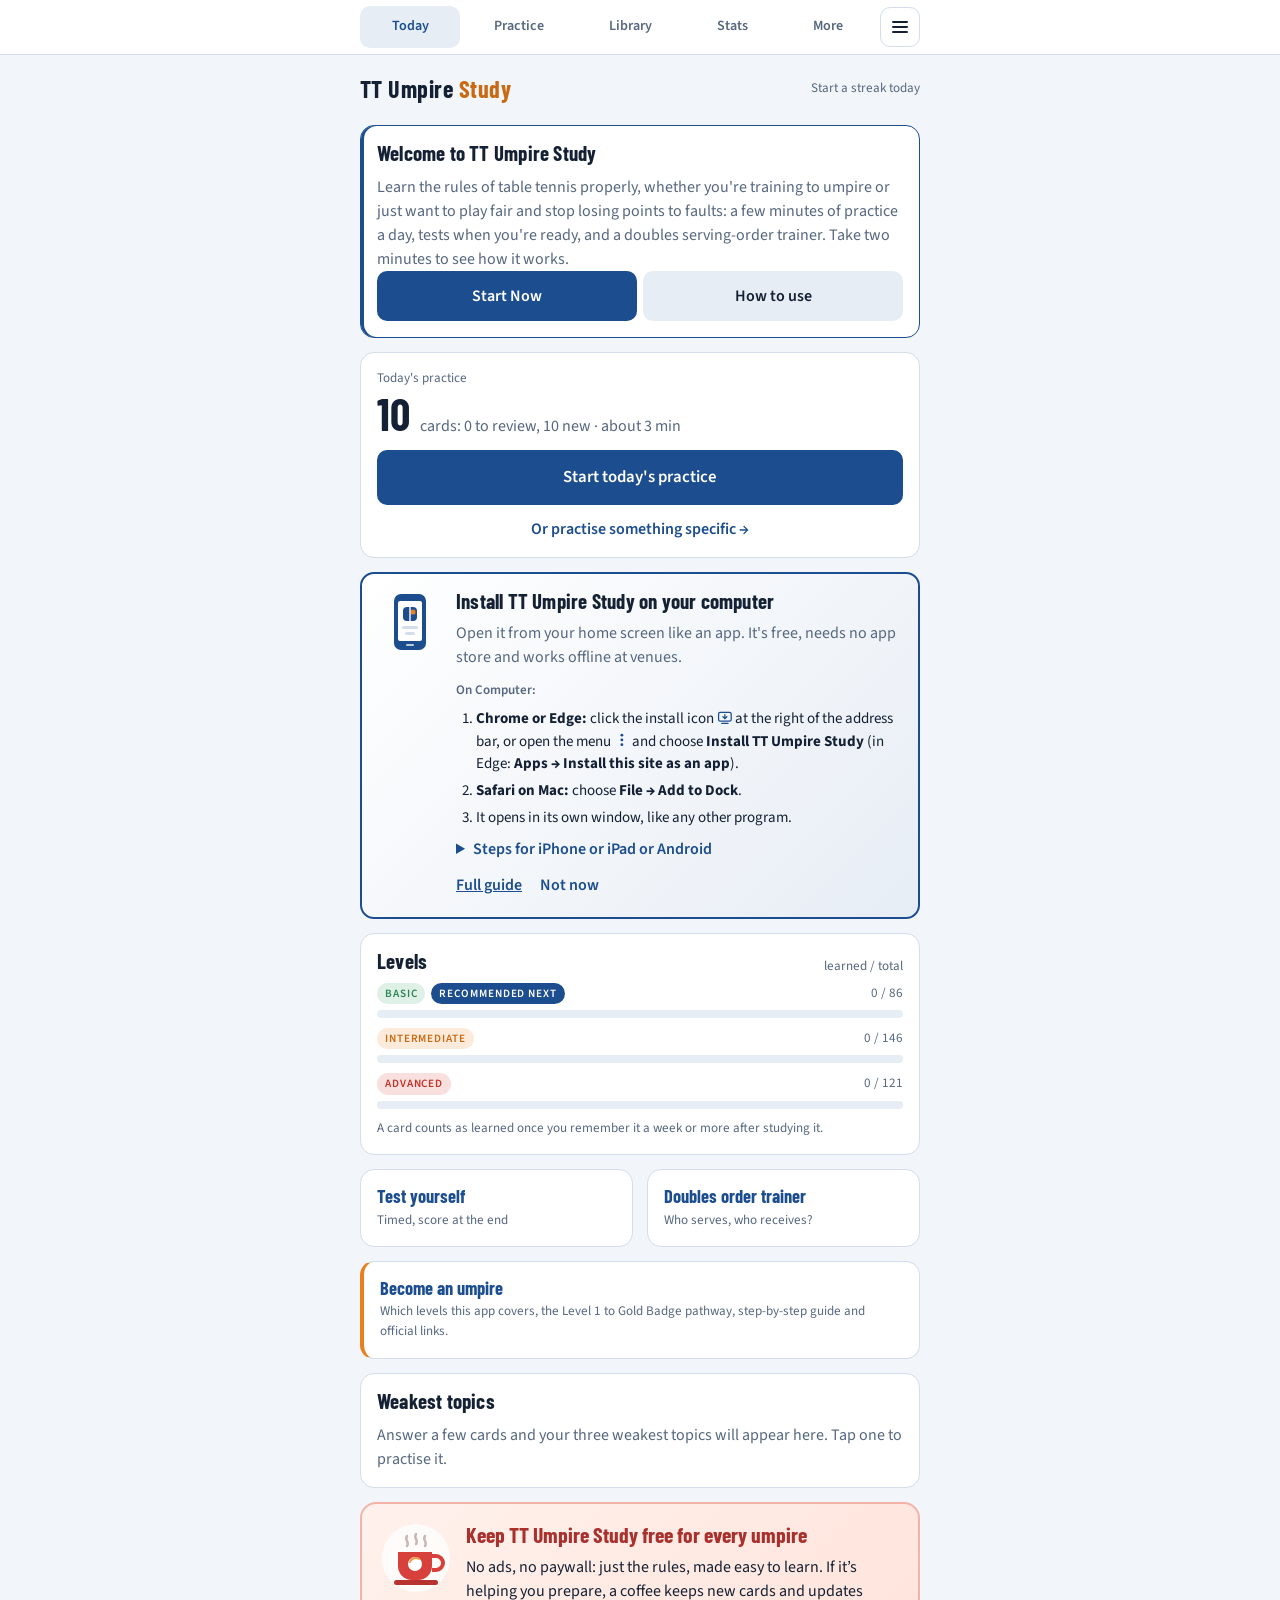
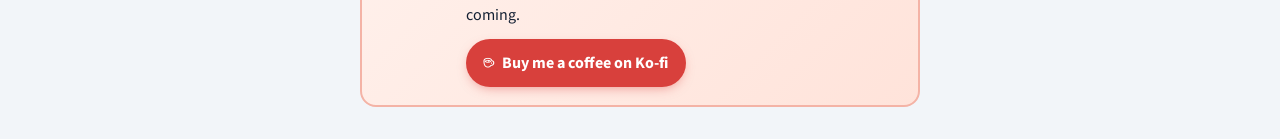
<file: index.html>
<!doctype html>
<meta charset="utf-8">
<meta name="viewport" content="width=device-width, initial-scale=1, viewport-fit=cover">
<title>TT Umpire Study</title>
<meta name="claude:viewport-fit-sides" content="cover">
<meta name="description" content="Learn the rules of table tennis, for umpires and players: spaced-repetition flashcards, practice tests and a doubles serving-order trainer on the ITTF Laws of Table Tennis and the Handbook for Match Officials.">
<meta name="theme-color" content="#1C4E8F">
<link rel="manifest" href="manifest.webmanifest">
<link rel="icon" href="icons/icon.svg" type="image/svg+xml">
<link rel="apple-touch-icon" href="icons/icon-192.png">
<link rel="preconnect" href="https://fonts.googleapis.com">
<link rel="stylesheet" href="https://fonts.googleapis.com/css2?family=Barlow+Condensed:wght@600;700&family=Source+Sans+3:wght@400;600;700&family=JetBrains+Mono:wght@500&display=swap">
<link rel="stylesheet" href="css/styles.css">

<nav id="nav" class="nav" aria-label="Main">
  <div class="nav-in">
    <a href="#home">Today</a>
    <a href="#study">Practice</a>
    <a href="#library">Library</a>
    <a href="#stats">Stats</a>
    <a href="#more">More</a>
    <button type="button" id="nav-burger" class="nav-burger" aria-label="Help and information" aria-expanded="false" aria-controls="nav-panel" title="Help and information">
      <svg viewBox="0 0 20 20" aria-hidden="true"><path d="M3 5h14M3 10h14M3 15h14" stroke="currentColor" stroke-width="2" stroke-linecap="round"/></svg>
    </button>
  </div>
  <div id="nav-panel" class="nav-panel" hidden>
    <a href="#help"><b>How to use</b><span>Who it’s for, how studying works, the menu</span></a>
    <a href="#umpire"><b>Become an umpire</b><span>Umpire levels, steps to qualify, official links</span></a>
    <a href="#help" data-jump-install><b>Install on your phone</b><span>Use it like an app, even offline</span></a>
    <a id="nav-kofi" class="nav-kofi" target="_blank" rel="noopener noreferrer" hidden><b>Support on Ko-fi ↗</b><span>Help keep TT Umpire Study free</span></a>
  </div>
</nav>

<main id="app" class="shell">
  <div class="panel"><p class="note">Loading cards…</p></div>
</main>

<script type="module" src="js/app.js"></script>
</file>
<file: css/styles.css>
/* Layout: a single centred phone-width column (max 560px) under a sticky top menu. */
:root {
  --bg: #F2F5F9; --surface: #FFFFFF; --ink: #142033; --muted: #56677F; --line: #D4DDE9;
  --table: #1C4E8F; --table-ink: #FFFFFF; --ball: #C96A12; --ball-bar: #E9801F; --ball-soft: #FCEBDB;
  --good: #2D8455; --good-soft: #DFF1E6; --yellow: #D9A60B; --red: #C3322B; --red-soft: #F8E0DE;
  --chip: #E7EDF5; --seq2: #8FB0DB;
  --support-bg: #FFF1EC; --support-bg2: #FFE3DA; --support-line: #F4B3A6; --support-ink: #A9302C;
  --f-display: "Barlow Condensed", "Arial Narrow", Arial, sans-serif;
  --f-body: "Source Sans 3", "Segoe UI", system-ui, sans-serif;
  --f-mono: "JetBrains Mono", ui-monospace, Menlo, Consolas, monospace;
}
@media (prefers-color-scheme: dark) { :root:not([data-theme="light"]) {
  --bg: #0C1420; --surface: #142135; --ink: #E5ECF6; --muted: #9AAAC1; --line: #26374F;
  --table: #3F7BCB; --table-ink: #FFFFFF; --ball: #F39A44; --ball-bar: #F39A44; --ball-soft: #3A2A1A;
  --good: #4FB37C; --good-soft: #173726; --yellow: #E9BE2D; --red: #E0574F; --red-soft: #3B1E1D;
  --chip: #1D2D45; --seq2: #2F5E99; --support-bg: #2E1D20; --support-bg2: #3A2124; --support-line: #7A3A36; --support-ink: #FF9C8F; color-scheme: dark; } }
:root[data-theme="dark"] {
  --bg: #0C1420; --surface: #142135; --ink: #E5ECF6; --muted: #9AAAC1; --line: #26374F;
  --table: #3F7BCB; --table-ink: #FFFFFF; --ball: #F39A44; --ball-bar: #F39A44; --ball-soft: #3A2A1A;
  --good: #4FB37C; --good-soft: #173726; --yellow: #E9BE2D; --red: #E0574F; --red-soft: #3B1E1D;
  --chip: #1D2D45; --seq2: #2F5E99; --support-bg: #2E1D20; --support-bg2: #3A2124; --support-line: #7A3A36; --support-ink: #FF9C8F; color-scheme: dark; }

* { box-sizing: border-box; }
html { -webkit-text-size-adjust: 100%; }
body {
  margin: 0; background: var(--bg); color: var(--ink);
  font: 400 16px/1.5 var(--f-body);
  padding-left: max(16px, env(safe-area-inset-left, 0px));
  padding-right: max(16px, env(safe-area-inset-right, 0px));
  padding-block: 0 calc(32px + env(safe-area-inset-bottom, 0px));
}
button, input, select, textarea { font: inherit; color: inherit; }
a { color: var(--table); }
:focus-visible { outline: 3px solid var(--ball-bar); outline-offset: 2px; }
.sr { position: absolute; width: 1px; height: 1px; overflow: hidden; clip: rect(0 0 0 0); white-space: nowrap; }

.shell { max-width: 560px; margin: 0 auto; display: flex; flex-direction: column; gap: 14px; padding-top: 12px; }
body::before { content: ""; position: fixed; inset: 0 0 auto; height: env(safe-area-inset-top, 0px); z-index: 10; background: var(--surface); }

/* top bar */
.topbar { display: flex; align-items: center; justify-content: space-between; gap: 8px; min-height: 44px; }
.brand { font: 700 1.5rem/1 var(--f-display); letter-spacing: .02em; }
.brand em { font-style: normal; color: var(--ball); }
.icon { border: 0; background: var(--chip); border-radius: 10px; width: 40px; height: 40px; cursor: pointer; font-size: 1rem; }
.icon-spacer { width: 40px; }

/* panels & type */
.panel { background: var(--surface); border: 1px solid var(--line); border-radius: 14px; padding: 16px; min-width: 0; }
.h { font: 700 1.3rem/1.1 var(--f-display); letter-spacing: .01em; margin: 0 0 10px; text-wrap: balance; }
.h3 { font: 700 1.1rem/1.1 var(--f-display); margin: 16px 0 6px; }
.note { margin: 0; color: var(--muted); }
.note.warn { color: var(--red); }
.small { font-size: .82rem; color: var(--muted); }
.small.inv { color: inherit; opacity: .75; margin-left: 6px; }
.num, .big, .stats b { font-variant-numeric: tabular-nums; }
.big { font: 700 2.8rem/1 var(--f-display); }
.big.accent { color: var(--ball); }
.right { text-align: right; }
.stack { display: flex; flex-direction: column; gap: 10px; }
.row { display: flex; flex-wrap: wrap; gap: 6px; align-items: center; }
.spread { display: flex; justify-content: space-between; align-items: center; gap: 8px; }

/* tags & refs */
.tag { display: inline-block; font: 600 .7rem/1 var(--f-body); letter-spacing: .08em; text-transform: uppercase; padding: 5px 8px; border-radius: 999px; background: var(--chip); color: var(--muted); }
.tag.b { background: var(--good-soft); color: var(--good); }
.tag.i { background: var(--ball-soft); color: var(--ball); }
.tag.a { background: var(--red-soft); color: var(--red); }
.tag.rec { background: var(--table); color: var(--table-ink); }
.tag.fmt-scenario { background: var(--table); color: var(--table-ink); }
.ref { font: 500 .72rem/1.2 var(--f-mono); color: var(--muted); background: var(--chip); padding: 4px 7px; border-radius: 5px; }
.refs { margin-top: 10px; }

/* buttons */
.btn { display: block; text-align: center; text-decoration: none; font-weight: 600; border: 0; border-radius: 10px; padding: 13px 14px; cursor: pointer; background: var(--table); color: var(--table-ink); width: 100%; }
.btn.ghost { background: var(--chip); color: var(--ink); }
.btn.danger { background: var(--red); color: #fff; }
.btn.slim { width: auto; padding: 10px 16px; }
.btn:disabled { opacity: .45; cursor: not-allowed; }
.row .btn { flex: 1 1 160px; }

/* meters */
.meter { display: block; height: 8px; background: var(--chip); border-radius: 99px; overflow: hidden; margin-top: 6px; }
.meter i { display: block; height: 100%; background: var(--table); border-radius: 99px; transition: width .3s; }
.meter.o i { background: var(--ball-bar); }
.meter.thin { height: 4px; margin: 0; }
.topic { display: grid; grid-template-columns: 1fr 90px 40px; gap: 10px; align-items: center; border: 0; background: none; padding: 4px 0; text-align: left; cursor: pointer; }
.topic .meter { margin: 0; }
.topic .num { text-align: right; }

/* table diagrams */
.diagram { width: 100%; height: auto; display: block; background: var(--chip); border-radius: 10px; }
.dg-t { font: 600 10px/1 var(--f-body); fill: var(--muted); }
.dg-t.strong { fill: var(--ink); }

/* illustrations */
.sig-row { display: flex; flex-wrap: wrap; gap: 8px; margin-top: 10px; }
.sig { margin: 0; display: flex; flex-direction: column; align-items: center; gap: 4px; width: 112px; }
.sig.compact { width: 96px; }
.sig-svg { width: 100%; height: auto; display: block; }
.sig figcaption { text-align: center; font-size: .78rem; line-height: 1.25; display: flex; flex-direction: column; gap: 2px; }
.sig figcaption span { color: var(--muted); }
.fig { margin: 10px 0 0; background: var(--surface); border: 1px solid var(--line); border-radius: 10px; padding: 10px; }
.fig-svg { width: 100%; height: auto; display: block; }
.fig figcaption { font-size: .85rem; color: var(--muted); margin-top: 6px; line-height: 1.4; }
.fig-num { font: 700 40px/1 var(--f-display); fill: #fff; }
.fig-num-s { font: 700 20px/1 var(--f-display); fill: var(--ink); }
.q-fig .sig { width: 160px; margin: 0 auto; }
.q-fig .sig figcaption { display: none; }

/* study card */
.card { background: var(--surface); border: 1px solid var(--line); border-radius: 16px; padding: 18px; display: flex; flex-direction: column; gap: 14px; min-width: 0; }
.q { font: 600 1.25rem/1.35 var(--f-body); text-wrap: pretty; }
.situation { margin: 0; color: var(--muted); }
.reveal { border: 2px dashed var(--line); background: none; border-radius: 12px; padding: 34px 12px; cursor: pointer; font-weight: 600; color: var(--table); display: flex; flex-direction: column; align-items: center; gap: 4px; }
.answer { font: 700 1.9rem/1.1 var(--f-display); color: var(--table); text-wrap: balance; }
.answer.sm { font-size: 1.35rem; }
.detail { line-height: 1.55; }
.hint { font-size: .9rem; background: var(--chip); border-radius: 8px; padding: 8px 10px; margin-top: 10px; }
.callbox { display: grid; grid-template-columns: auto 1fr; gap: 4px 12px; font-size: .9rem; margin: 10px 0 0; padding: 10px; border-radius: 8px; background: var(--chip); }
.callbox dt { color: var(--muted); }
.callbox dd { margin: 0; font-weight: 600; }

.opts { display: flex; flex-direction: column; gap: 8px; }
.opts.opts-tf, .opts.opts-call { display: grid; grid-template-columns: 1fr 1fr; }
.opts-tf .opt { justify-content: center; font-size: 1.1rem; padding: 16px 10px; }
.opts-call .opt { min-height: 56px; align-items: center; }
.based-on { margin: 6px 0 0; font-style: italic; }
.match-label { font: 600 .82rem/1 var(--f-mono); color: var(--muted); }
.opt { display: flex; gap: 12px; align-items: flex-start; text-align: left; border: 1px solid var(--line); background: var(--surface); border-radius: 10px; padding: 12px; cursor: pointer; font-weight: 600; line-height: 1.35; }
.opt:hover:not(:disabled) { border-color: var(--table); }
.opt:disabled { cursor: default; }
.opt .k { font: 500 .78rem/1.6 var(--f-mono); color: var(--muted); min-width: 14px; }
.opt.right { border-color: var(--good); background: var(--good-soft); }
.opt.wrong { border-color: var(--red); background: var(--red-soft); }
.opt.multi .box { flex: none; width: 20px; height: 20px; margin-top: 1px; border: 2px solid var(--line); border-radius: 5px; display: grid; place-items: center; font-size: .8rem; line-height: 1; color: var(--table-ink); }
.opt.picked { border-color: var(--table); }
.opt.picked .box, .opt.right .box { background: var(--table); border-color: var(--table); }
.opt.wrong .box { background: var(--red); border-color: var(--red); }
.opt.missed { border: 2px dashed var(--good); }
.opt-note { display: block; font-weight: 400; font-size: .8rem; color: var(--good); margin-top: 2px; }
.multi-hint { margin: -4px 0 0; }
.fb { border-radius: 12px; padding: 12px 14px; background: var(--good-soft); display: flex; flex-direction: column; gap: 6px; }
.fb.bad { background: var(--red-soft); }
.fb .callbox { background: var(--surface); }
.fb .ref { background: var(--surface); }

.numin { display: flex; gap: 10px; align-items: center; }
.stepper { flex: 1; min-width: 0; display: flex; align-items: stretch; border: 2px solid var(--table); border-radius: 12px; overflow: hidden; background: var(--surface); }
.stepper input { flex: 1; min-width: 0; width: 100%; text-align: center; font: 700 1.8rem/1 var(--f-display); padding: 10px 4px; border: 0; background: transparent; -moz-appearance: textfield; appearance: textfield; font-variant-numeric: tabular-nums; }
.stepper input::-webkit-outer-spin-button, .stepper input::-webkit-inner-spin-button { -webkit-appearance: none; margin: 0; }
.stepper input:focus-visible { outline: none; background: var(--chip); }
.step { width: 56px; flex: none; border: 0; background: var(--chip); color: var(--table); font: 700 1.7rem/1 var(--f-body); cursor: pointer; touch-action: manipulation; user-select: none; -webkit-user-select: none; }
.step:active:not(:disabled) { background: var(--table); color: var(--table-ink); }
.step:disabled { color: var(--muted); cursor: default; }
.numin .unit { font: 700 1.3rem/1 var(--f-display); color: var(--muted); }

.grade { display: grid; grid-template-columns: repeat(4, 1fr); gap: 6px; }
.grade button { border: 1px solid var(--line); background: var(--surface); border-radius: 10px; padding: 10px 2px; font-weight: 600; line-height: 1.15; cursor: pointer; }
.grade button span { display: block; font-weight: 400; font-size: .72rem; color: var(--muted); margin-top: 3px; }
.grade .again { border-color: var(--red); color: var(--red); }
.check { display: flex; gap: 8px; align-items: center; font-size: .92rem; cursor: pointer; }
.check input { width: 18px; height: 18px; }

/* summary */
.sum-row { display: grid; grid-template-columns: 110px 1fr; gap: 14px; align-items: center; }
.ring { width: 110px; height: 110px; }
.stats { display: grid; grid-template-columns: repeat(3, 1fr); gap: 8px; text-align: center; }
.stats div { border: 1px solid var(--line); border-radius: 10px; padding: 10px 4px; }
.stats b { display: block; font: 700 1.6rem/1 var(--f-display); }
.miss { border-top: 1px solid var(--line); padding-top: 10px; margin-top: 10px; font-size: .92rem; }
.miss-a { font-weight: 700; color: var(--table); margin-top: 2px; }
.summary .btn { margin-top: 14px; }

/* forms */
.field { display: flex; flex-direction: column; gap: 4px; font-size: .9rem; color: var(--muted); }
.field select, .field input, .field textarea, .search, .filters select { border: 1px solid var(--line); border-radius: 10px; padding: 10px 12px; background: var(--surface); color: var(--ink); width: 100%; min-width: 0; }
.field textarea { font: 500 .8rem/1.4 var(--f-mono); resize: vertical; }
.filters { display: grid; grid-template-columns: repeat(2, 1fr); gap: 8px; }

/* library */
.libitem { border-bottom: 1px solid var(--line); }
.libitem:last-child { border-bottom: 0; }
.libitem summary { list-style: none; cursor: pointer; padding: 12px 0; display: flex; flex-direction: column; gap: 6px; }
.libitem summary::-webkit-details-marker { display: none; }
.lib-q { font-weight: 600; }
.lib-a { padding: 0 0 14px; display: flex; flex-direction: column; gap: 8px; }
.status { font: 500 .72rem/1 var(--f-mono); color: var(--muted); }
.status.s-due { color: var(--ball); }
.status.s-learned { color: var(--good); }

/* top nav */
.nav {
  position: sticky; top: env(safe-area-inset-top, 0px); z-index: 5;
  margin-left: calc(-1 * max(16px, env(safe-area-inset-left, 0px)));
  margin-right: calc(-1 * max(16px, env(safe-area-inset-right, 0px)));
  padding-left: max(16px, env(safe-area-inset-left, 0px)); padding-right: max(16px, env(safe-area-inset-right, 0px));
  background: var(--surface); border-bottom: 1px solid var(--line);
}
.nav-in { max-width: 560px; margin: 0 auto; display: flex; gap: 2px; overflow-x: auto; scrollbar-width: none; padding: 6px 0; }
.nav-in::-webkit-scrollbar { display: none; }
.nav a { flex: 1 0 auto; text-align: center; text-decoration: none; color: var(--muted); font-weight: 600; font-size: .88rem; padding: 10px 8px; border-radius: 10px; white-space: nowrap; }
.nav a:hover { color: var(--ink); }
.nav a[aria-current="page"] { color: var(--table); background: var(--chip); }
body.in-session .nav { display: none; }
.nav-burger { flex: 0 0 auto; width: 40px; height: 40px; margin: 1px 0 1px 4px; border-radius: 10px; border: 1.5px solid var(--line); background: var(--surface); color: var(--ink); display: grid; place-items: center; cursor: pointer; }
.nav-burger svg { width: 20px; height: 20px; }
.nav-burger.active, .nav-burger[aria-expanded="true"] { color: var(--table); border-color: var(--table); background: var(--chip); }
.nav-panel { position: absolute; top: calc(100% + 6px); right: max(16px, env(safe-area-inset-right, 0px), calc((100% - 560px) / 2)); width: min(300px, calc(100% - 32px)); z-index: 20;
  background: var(--surface); border: 1px solid var(--line); border-radius: 14px; padding: 6px; box-shadow: 0 12px 30px -12px rgba(10, 30, 60, .45); display: flex; flex-direction: column; }
.nav-panel[hidden] { display: none; }
.nav-panel a { display: flex; flex-direction: column; gap: 2px; flex: none; max-width: none; white-space: normal; font-size: 1rem; font-weight: 400; padding: 10px 12px; border-radius: 10px; text-decoration: none; color: var(--ink); text-align: left; }
.nav-panel a:hover, .nav-panel a:focus-visible { background: var(--chip); }
.nav-panel a b { color: var(--table); font-size: .95rem; }
.nav-panel a span { font-size: .8rem; color: var(--muted); font-weight: 400; }
.nav-panel a[aria-current="page"] { background: var(--chip); }
.nav-panel a.nav-kofi b { color: var(--support-ink); }
.nav-panel a.nav-kofi { border-top: 1px solid var(--line); border-radius: 0 0 10px 10px; margin-top: 4px; }

/* help page */
.welcome { border-color: var(--table); box-shadow: inset 3px 0 0 var(--table); }
.welcome .row .btn { flex: 1 1 140px; }
.help-intro p { margin: 0 0 10px; }
.help-toc { display: flex; flex-wrap: wrap; gap: 6px; margin-top: 4px; }
.chip-link { border: 1px solid var(--line); background: var(--surface); color: var(--table); border-radius: 999px; padding: 7px 12px; font-weight: 600; font-size: .85rem; cursor: pointer; }
.chip-link:hover { border-color: var(--table); }
.help-lead { font: 700 1.5rem/1.15 var(--f-display); color: var(--table); margin: 0 0 8px !important; }
.who-grid { display: grid; grid-template-columns: repeat(auto-fit, minmax(240px, 1fr)); gap: 10px; }
.who-card { border: 1px solid var(--line); border-radius: 12px; padding: 12px 14px; background: var(--surface); display: flex; flex-direction: column; gap: 4px; }
.who-card h3 { margin: 0; font-size: 1.02rem; }
.who-card p { margin: 0; flex: 1; }
.who-icon { font-size: 1.5rem; line-height: 1; }
.who-act { margin-top: 8px; }
.who-act .btn { width: 100%; }
.btn.small { padding: 8px 12px; font-size: .9rem; min-height: 0; }
.why-list { list-style: none; margin: 0 0 12px; padding: 0; display: flex; flex-direction: column; gap: 10px; }
.why-list li { border-left: 4px solid var(--ball-bar); padding: 2px 0 2px 12px; }
.why-list li p { margin: 2px 0 0; }
.help { scroll-margin-top: 64px; }
.help p { margin: 0 0 8px; }
.help-steps { margin: 0; padding-left: 1.3em; display: flex; flex-direction: column; gap: 8px; }
.help-dl { margin: 0; display: flex; flex-direction: column; gap: 4px; }
.help-dl dt { font-weight: 700; margin-top: 8px; }
.help-dl dt:first-child { margin-top: 0; }
.help-dl dd { margin: 0; color: var(--ink); }
.menu-guide, .type-guide { display: flex; flex-direction: column; }
.menu-item, .type-item { display: grid; grid-template-columns: 76px 1fr; gap: 12px; align-items: start; padding: 10px 0; border-top: 1px solid var(--line); }
.menu-item:first-child, .type-item:first-child { border-top: 0; }
.menu-item p, .type-item p { margin: 2px 0 0; }
.menu-pill { display: block; text-align: center; text-decoration: none; font-weight: 700; font-size: .85rem; color: var(--table); background: var(--chip); border-radius: 10px; padding: 8px 4px; }
.type-item { grid-template-columns: 96px 1fr; }
.type-sample { display: flex; flex-wrap: wrap; gap: 3px; padding-top: 2px; }
.mini-opt { font: 600 .68rem/1 var(--f-body); border: 1px solid var(--line); border-radius: 5px; padding: 4px 5px; min-width: 18px; text-align: center; background: var(--surface); }
.mini-opt.on { border-color: var(--table); background: var(--chip); color: var(--table); }
.mini-num { font: 700 .85rem/1 var(--f-display); padding: 3px 6px; border: 1.5px solid var(--table); border-radius: 5px; }
.mini-tag { font: 600 .65rem/1 var(--f-body); letter-spacing: .06em; text-transform: uppercase; background: var(--table); color: var(--table-ink); border-radius: 999px; padding: 5px 8px; }
kbd { font: 500 .8rem/1 var(--f-mono); border: 1px solid var(--line); border-bottom-width: 2px; border-radius: 5px; padding: 2px 6px; background: var(--chip); }

/* home & study tools */
.tools { display: grid; grid-template-columns: 1fr 1fr; gap: 14px; }
.tool { display: flex; flex-direction: column; gap: 4px; text-decoration: none; color: var(--ink); }
.tool b { font: 700 1.15rem/1.1 var(--f-display); color: var(--table); }
.tool:hover { border-color: var(--table); }
a.icon { display: grid; place-items: center; text-decoration: none; color: var(--ink); }
.linkbtn { border: 0; background: none; color: var(--table); font-weight: 600; cursor: pointer; padding: 4px 0; text-align: left; }

/* tables */
.tbl { overflow-x: auto; }
.tbl table { border-collapse: collapse; width: 100%; font-size: .88rem; }
.tbl th, .tbl td { text-align: left; padding: 8px 6px; border-bottom: 1px solid var(--line); vertical-align: middle; }
.tbl th { font: 600 .72rem/1.2 var(--f-body); letter-spacing: .06em; text-transform: uppercase; color: var(--muted); }
.tbl tr:last-child td { border-bottom: 0; }
.tbl .n { text-align: right; font-variant-numeric: tabular-nums; white-space: nowrap; }
.tbl .nw { white-space: nowrap; }
.clickrow { cursor: pointer; }
.clickrow:hover td { background: var(--chip); }
.status-pill { display: inline-block; font: 600 .75rem/1 var(--f-body); padding: 5px 8px; border-radius: 999px; white-space: nowrap; }
.status-pill.ok { background: var(--good-soft); color: var(--good); }
.status-pill.bad { background: var(--red-soft); color: var(--red); }
.status-pill.big-pill { font-size: 1rem; padding: 9px 14px; }

/* exam */
.grid2 { display: grid; grid-template-columns: repeat(3, 1fr); gap: 10px; }
.fs { border: 0; padding: 0; margin: 0; }
.fs legend { padding: 0; margin-bottom: 6px; }
.chip-check { display: inline-flex; gap: 6px; align-items: center; border: 1px solid var(--line); border-radius: 999px; padding: 7px 12px; color: var(--ink); cursor: pointer; }
.chip-check:has(input:checked) { border-color: var(--table); background: var(--chip); }
.timer { font: 700 1.3rem/1 var(--f-display); font-variant-numeric: tabular-nums; background: var(--chip); padding: 8px 12px; border-radius: 10px; }
.timer .low { color: var(--red); }
.qgrid { display: flex; flex-wrap: wrap; gap: 5px; }
.qcell { width: 32px; height: 32px; border: 1px solid var(--line); border-radius: 8px; background: var(--surface); font: 600 .8rem/1 var(--f-body); cursor: pointer; color: var(--muted); position: relative; font-variant-numeric: tabular-nums; }
.qcell.done { background: var(--chip); color: var(--ink); border-color: var(--seq2); }
.qcell.cur { outline: 2px solid var(--table); outline-offset: 1px; color: var(--table); }
.qcell.flag::after { content: ""; position: absolute; top: 2px; right: 2px; width: 7px; height: 7px; border-radius: 50%; background: var(--ball-bar); }
.opt.sel { border-color: var(--table); background: var(--chip); box-shadow: inset 0 0 0 1px var(--table); }
.exam-nav { display: grid; grid-template-columns: 1fr auto 1fr; gap: 8px; }
.exam-nav .btn { padding-inline: 10px; }
.btn.flagged { color: var(--ball); }
.small-btn { font-size: .9rem; padding: 10px; }
.exits .btn { flex: 1 1 130px; }
.next-steps .exits { margin-top: 4px; }
.result-date { margin: -8px 0 0; }

/* today + practice */
.today .today-row { display: flex; align-items: baseline; gap: 10px; flex-wrap: wrap; margin: 2px 0 12px; }
.big-btn { font-size: 1.05rem; padding: 15px 14px; }
.linkish { display: block; text-align: center; margin-top: 12px; font-weight: 600; text-decoration: none; }
.done-today { margin: 6px 0 12px; }
.next-hint { margin: -4px 0 4px; }

/* become an umpire */
.ump-tile { border-left: 4px solid var(--ball-bar); }
.ump-intro p { margin: 0 0 8px; }
.ump-intro p:last-child { margin: 0; }
.ladder { display: flex; flex-direction: column; gap: 10px; }
.rung { display: grid; grid-template-columns: 40px 1fr; gap: 12px; align-items: start; padding: 12px 0; border-top: 1px solid var(--line); }
.rung:first-child { border-top: 0; padding-top: 0; }
.rung-badge { width: 40px; height: 40px; border-radius: 50%; display: grid; place-items: center; font: 700 1.2rem/1 var(--f-display); background: var(--chip); color: var(--ink); border: 2px solid var(--line); }
.rung-badge.l1, .rung-badge.l2 { background: var(--table); color: var(--table-ink); border-color: var(--table); }
.rung-badge.white { background: #FFFFFF; color: #142033; border-color: #B8C4D4; }
.rung-badge.blue { background: #2C6BD6; color: #fff; border-color: #2C6BD6; }
.rung-badge.gold { background: #D9A60B; color: #2A1F00; border-color: #D9A60B; }
.rung-body { display: flex; flex-direction: column; gap: 4px; min-width: 0; }
.rung-body p { margin: 0; }
.rung-title { margin: 0; font: 700 1.1rem/1.2 var(--f-display); }
.badge-chip { font: 600 .66rem/1 var(--f-body); letter-spacing: .06em; text-transform: uppercase; padding: 4px 7px; border-radius: 999px; vertical-align: 2px; border: 1px solid var(--line); }
.badge-chip.white { background: #FFFFFF; color: #142033; }
.badge-chip.blue { background: #2C6BD6; color: #fff; border-color: #2C6BD6; }
.badge-chip.gold { background: #D9A60B; color: #2A1F00; border-color: #D9A60B; }
.cover { font-size: .88rem; border-radius: 8px; padding: 6px 9px; margin-top: 4px !important; }
.cover-strong, .cover-good { background: var(--good-soft); }
.cover-strong b, .cover-good b { color: var(--good); }
.cover-partial { background: var(--ball-soft); }
.cover-partial b { color: var(--ball); }
.cover-none { background: var(--chip); }
.ump-steps { margin: 0; padding-left: 1.4em; display: flex; flex-direction: column; gap: 12px; }
.ump-steps li::marker { font-weight: 700; color: var(--table); }
.ump-steps p { margin: 2px 0 6px; }
.slim-btn { display: inline-block; width: auto; padding: 9px 14px; }
.ext { font-weight: 600; }
.link-grid { display: grid; grid-template-columns: repeat(auto-fill, minmax(220px, 1fr)); gap: 8px; }
.link-card { display: flex; flex-direction: column; gap: 3px; border: 1px solid var(--line); border-radius: 10px; padding: 10px 12px; text-decoration: none; color: var(--ink); background: var(--surface); min-width: 0; }
.link-card:hover { border-color: var(--table); }
.link-card b { color: var(--table); }
.link-host { font: 500 .72rem/1.2 var(--f-mono); color: var(--muted); overflow-wrap: anywhere; }
.ump-note { margin: 0; }

/* install guide */
.install-card { display: grid; grid-template-columns: 64px 1fr; gap: 14px; align-items: start; border: 2px solid var(--table); background: linear-gradient(135deg, var(--surface), var(--chip)); }
.install-art { width: 64px; height: 64px; }
.install-body { display: flex; flex-direction: column; gap: 8px; min-width: 0; }
.install-body .h { margin: 0; }
.install-steps { margin: 0; padding-left: 1.3em; display: flex; flex-direction: column; gap: 4px; font-size: .94rem; }
.install-steps .ico { width: 1.05em; height: 1.05em; vertical-align: -.15em; color: var(--table); }
.install-for { margin: 4px 0 0; font-weight: 600; }
.install-other summary, .install-device summary { cursor: pointer; color: var(--table); font-weight: 600; }
.install-other .install-steps { margin-top: 4px; }
.install-actions { gap: 18px; }
.install-btn { align-self: flex-start; width: auto; padding-inline: 22px; }
.install-device { border-top: 1px solid var(--line); padding: 10px 0; }
.install-device summary { display: flex; gap: 8px; align-items: center; }
.install-device .install-steps { margin-top: 8px; }
.install-done { color: var(--good); font-weight: 600; }
@media (max-width: 420px) { .install-card { grid-template-columns: 1fr; } .install-art { width: 52px; height: 52px; } }
.choices { display: flex; flex-direction: column; gap: 8px; }
.choice { display: grid; grid-template-columns: 22px 1fr; gap: 10px; align-items: start; border: 1.5px solid var(--line); border-radius: 12px; padding: 12px; cursor: pointer; }
.choice:has(input:checked) { border-color: var(--table); background: var(--chip); }
.choice.off { opacity: .55; cursor: default; }
.choice input { width: 18px; height: 18px; margin: 2px 0 0; accent-color: var(--table); }
.choice-body { display: flex; flex-direction: column; gap: 4px; min-width: 0; }
.choice-body select { margin-top: 4px; border: 1px solid var(--line); border-radius: 8px; padding: 8px 10px; background: var(--surface); color: var(--ink); max-width: 100%; }
.switch-row { display: grid; grid-template-columns: auto 1fr; gap: 12px; align-items: start; border: 1.5px solid var(--line); border-radius: 12px; padding: 12px; cursor: pointer; position: relative; }
.switch-row:has(input:checked) { border-color: var(--ball-bar); background: var(--ball-soft); }
.switch-row input { position: absolute; opacity: 0; width: 1px; height: 1px; }
.switch { width: 44px; height: 26px; border-radius: 999px; background: var(--line); position: relative; transition: background .15s; margin-top: 2px; }
.switch::after { content: ""; position: absolute; top: 3px; left: 3px; width: 20px; height: 20px; border-radius: 50%; background: #fff; box-shadow: 0 1px 3px rgba(0,0,0,.3); transition: transform .15s; }
.switch-row input:checked + .switch { background: var(--ball-bar); }
.switch-row input:checked + .switch::after { transform: translateX(18px); }
.switch-row input:focus-visible + .switch { outline: 3px solid var(--ball-bar); outline-offset: 2px; }
.switch-row > span:last-child { display: flex; flex-direction: column; gap: 3px; }
.grid2.test-opts { grid-template-columns: 1fr 1fr; }
.more-opts summary { cursor: pointer; color: var(--table); font-weight: 600; }
.more-opts .field { margin-top: 8px; }
@media (prefers-reduced-motion: reduce) { .switch, .switch::after { transition: none; } }
.support-box { display: grid; grid-template-columns: 72px 1fr; gap: 14px; align-items: start; padding: 18px; border-radius: 16px;
  background: linear-gradient(135deg, var(--support-bg), var(--support-bg2)); border: 2px solid var(--support-line); }
.support-art { width: 72px; height: 72px; }
.support-body { display: flex; flex-direction: column; gap: 8px; min-width: 0; }
.support-title { margin: 0; font: 700 1.35rem/1.15 var(--f-display); color: var(--support-ink); text-wrap: balance; }
.support-body p { margin: 0; color: var(--ink); }
.support-btn { align-self: flex-start; display: inline-flex; align-items: center; gap: 8px; margin-top: 4px; padding: 12px 18px; border-radius: 999px;
  background: #D8403C; color: #fff; font-weight: 700; text-decoration: none; box-shadow: 0 4px 12px -4px rgba(216, 64, 60, .55); transition: transform .15s, box-shadow .15s; }
.support-btn:hover { transform: translateY(-1px); box-shadow: 0 6px 16px -4px rgba(216, 64, 60, .65); }
.support-fine { font-size: .8rem; color: var(--muted) !important; }
@media (max-width: 420px) { .support-box { grid-template-columns: 1fr; justify-items: start; } .support-art { width: 56px; height: 56px; } }
@media (prefers-reduced-motion: reduce) { .support-btn { transition: none; } .support-btn:hover { transform: none; } }
.confirm { border-color: var(--ball-bar); }
.brow { display: grid; grid-template-columns: minmax(0, 11rem) 1fr 44px; gap: 10px; align-items: center; font-size: .9rem; }
.brow .meter { margin: 0; }
.brow .num { text-align: right; }
.review { border-top: 1px solid var(--line); }
.review summary { list-style: none; cursor: pointer; display: grid; grid-template-columns: 28px 1fr 20px; gap: 8px; padding: 12px 0; align-items: start; }
.review summary::-webkit-details-marker { display: none; }
.rv-n { font: 600 .78rem/1.6 var(--f-mono); color: var(--muted); }
.rv-q { font-weight: 600; }
.rv-mark { font-weight: 700; }
.review.ok .rv-mark { color: var(--good); }
.review.bad .rv-mark { color: var(--red); }
.rv-body { display: flex; flex-direction: column; gap: 8px; padding-bottom: 14px; }

/* doubles trainer */
.situation-box { background: var(--chip); border-radius: 10px; padding: 12px 14px; display: flex; flex-direction: column; gap: 6px; }
.situation-box p { margin: 0; }
.score-line { font: 600 1.05rem/1.3 var(--f-body); }
.score-line b { font: 700 1.5rem/1 var(--f-display); font-variant-numeric: tabular-nums; }
.teams { display: grid; grid-template-columns: 1fr 1fr; gap: 12px; }
.team { display: flex; flex-direction: column; gap: 6px; align-items: flex-start; }
.pchip { width: 72px; height: 76px; border: 2px solid var(--line); border-radius: 14px; background: var(--surface); cursor: pointer; display: flex; flex-direction: column; align-items: center; justify-content: center; gap: 2px; }
.pname { font: 700 2rem/1 var(--f-display); }
.prole { font: 600 .68rem/1 var(--f-body); letter-spacing: .06em; text-transform: uppercase; color: var(--muted); }
.pchip.is-s { border-color: var(--table); background: var(--chip); }
.pchip.is-s .prole { color: var(--table); }
.pchip.is-r { border-color: var(--ball-bar); background: var(--ball-soft); }
.pchip.is-r .prole { color: var(--ball); }
.pchip:disabled { cursor: default; }
.pchip.ans-s { box-shadow: 0 0 0 3px var(--good); }
.pchip.ans-r { box-shadow: 0 0 0 3px var(--good); border-style: dashed; }
.howto { margin: 0; padding-left: 1.2em; display: flex; flex-direction: column; gap: 6px; }
.steps { margin: 6px 0 0; padding-left: 1.3em; font-size: .9rem; display: flex; flex-direction: column; gap: 2px; }
.fb p { margin: 0; }

/* stats */
.tiles { display: grid; grid-template-columns: repeat(4, 1fr); gap: 10px; }
.tile { background: var(--surface); border: 1px solid var(--line); border-radius: 12px; padding: 10px 12px; display: flex; flex-direction: column; gap: 2px; min-width: 0; }
.tile b { font: 700 1.8rem/1 var(--f-display); font-variant-numeric: tabular-nums; }
.tile .of { font-size: 1rem; color: var(--muted); }
.chart-sub { margin: -6px 0 8px; }
.chart { margin: 0; position: relative; }
.chart svg { width: 100%; height: auto; display: block; overflow: visible; }
.chart .ax { font: 500 9px/1 var(--f-body); fill: var(--muted); }
.chart .hit { cursor: pointer; outline: none; }
.chart .hit.on, .chart .hit:focus-visible { fill: var(--ink); fill-opacity: .06; }
.chart .tip { position: absolute; top: -6px; background: var(--ink); color: var(--bg); font-size: .8rem; font-weight: 600; padding: 5px 8px; border-radius: 6px; pointer-events: none; white-space: nowrap; }
.tview { margin-top: 6px; font-size: .85rem; }
.tview summary { cursor: pointer; color: var(--table); font-weight: 600; }
.legend { display: flex; gap: 10px; font-size: .78rem; color: var(--muted); flex-wrap: wrap; }
.legend span { display: inline-flex; align-items: center; gap: 4px; }
.sw { width: 10px; height: 10px; border-radius: 3px; display: inline-block; }
.s1 { background: var(--chip); box-shadow: inset 0 0 0 1px var(--line); }
.s2 { background: var(--seq2); }
.s3 { background: var(--table); }
.stackbar { display: flex; gap: 2px; height: 12px; margin-top: 6px; border-radius: 4px; overflow: hidden; }
.stackbar i { display: block; min-width: 3px; }
.accbar { display: grid; grid-template-columns: minmax(50px, 1fr) 36px; gap: 8px; align-items: center; }
.accbar .meter { margin: 0; }
.accbar .num { text-align: right; }

@media (max-width: 420px) {
  .filters { grid-template-columns: 1fr; }
  .grid2 { grid-template-columns: 1fr 1fr; }
  .tiles { grid-template-columns: 1fr 1fr; }
  .tools { grid-template-columns: 1fr; }
  .nav a { font-size: .82rem; padding: 10px 6px; }
  .sum-row { grid-template-columns: 1fr; justify-items: center; }
  .sum-row .stats { width: 100%; }
}
@media (prefers-reduced-motion: reduce) { .meter i { transition: none; } }
</file>
